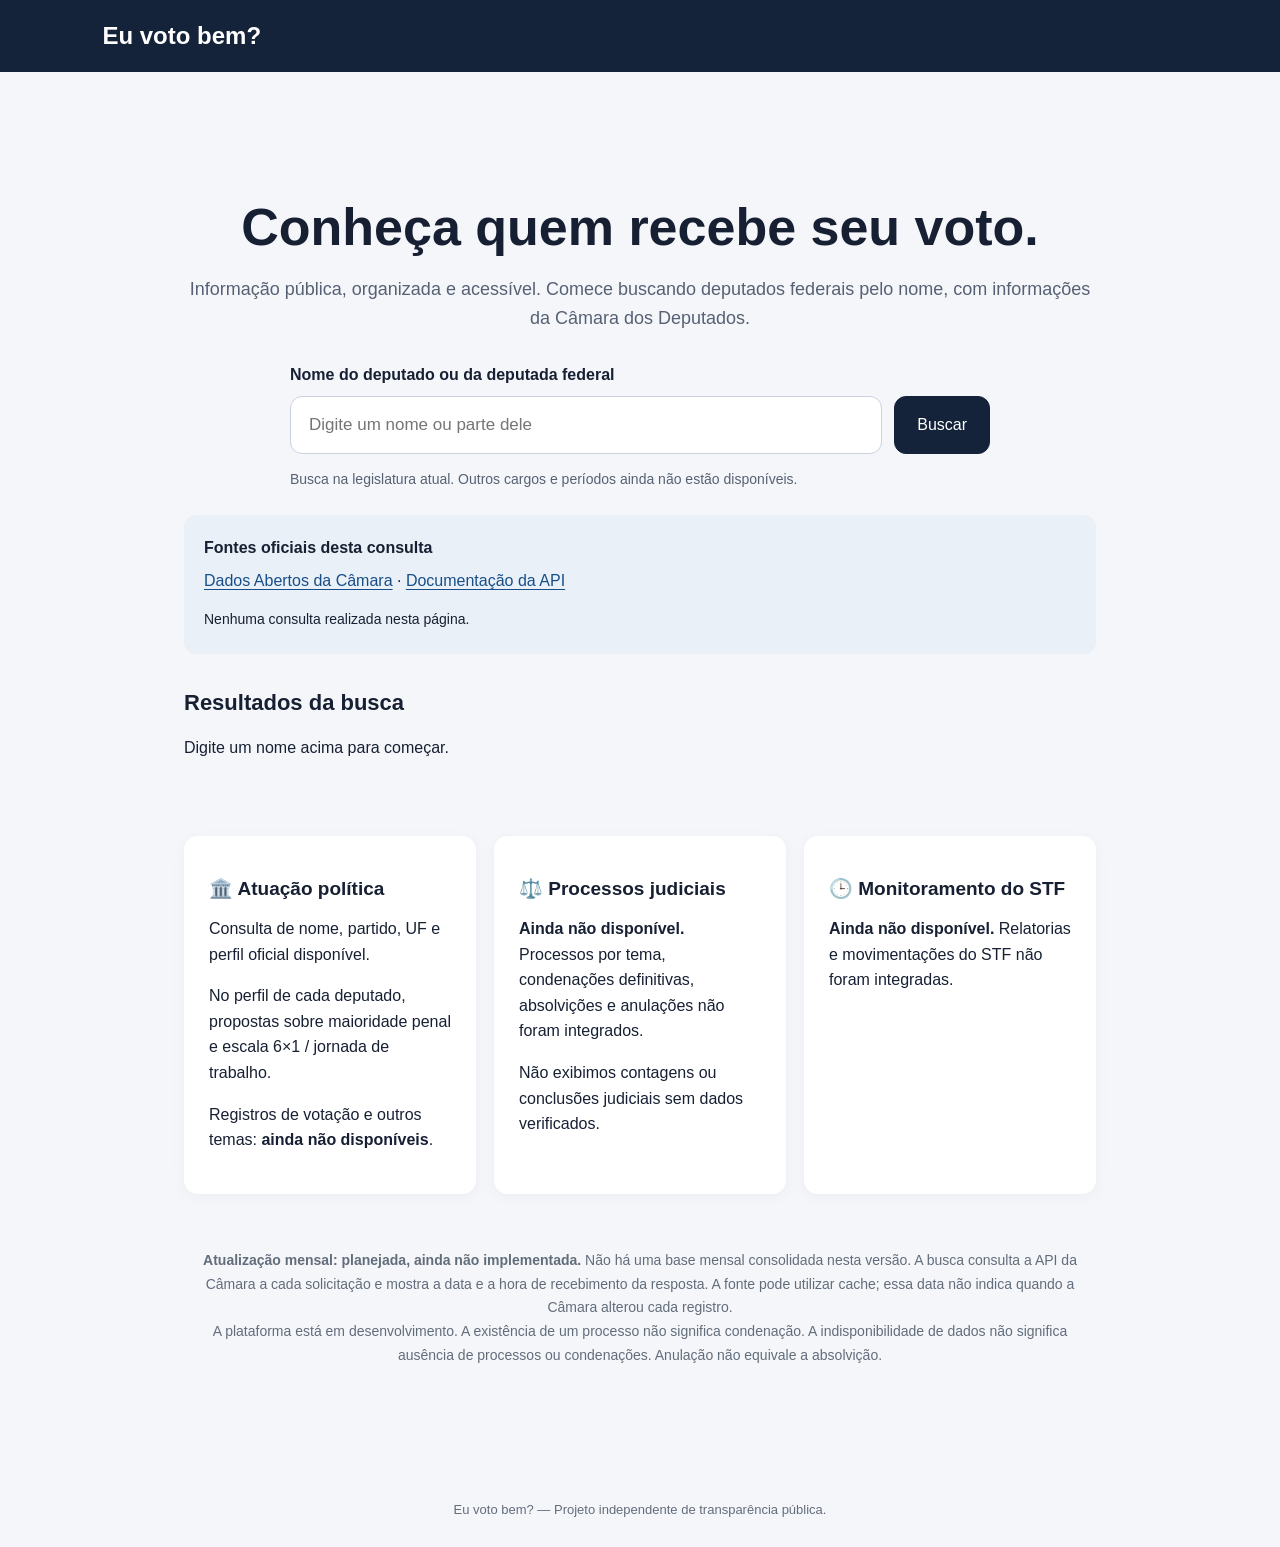
<file: index.html>
<!DOCTYPE html>
<html lang="pt-BR">
<head>
  <meta charset="UTF-8">
  <meta name="viewport" content="width=device-width, initial-scale=1.0">
  <title>Eu voto bem? | Transparência política</title>
  <meta name="description" content="Busque deputados federais pelo nome e consulte partido, estado, perfil e propostas por tema nas fontes oficiais da Câmara dos Deputados.">
  <link rel="stylesheet" href="./busca.css">
  <script type="module" src="./busca.mjs"></script>
  <style>
    * { box-sizing: border-box; }

    body {
      margin: 0;
      font-family: Arial, sans-serif;
      background: #f5f6fa;
      color: #172033;
    }

    header {
      background: #142339;
      color: white;
      padding: 22px 8%;
      font-size: 24px;
      font-weight: bold;
    }

    main {
      max-width: 960px;
      margin: 0 auto;
      padding: 90px 24px;
      text-align: center;
    }

    h1 {
      font-size: clamp(32px, 5vw, 52px);
      margin-bottom: 16px;
    }

    .subtitle {
      color: #566174;
      font-size: 18px;
      line-height: 1.6;
    }

    .search {
      width: 100%;
      max-width: 650px;
      padding: 18px;
      border: 1px solid #cbd1dd;
      border-radius: 12px;
      margin-top: 30px;
      font-size: 17px;
    }

    .cards {
      display: grid;
      grid-template-columns: repeat(auto-fit, minmax(180px, 1fr));
      gap: 18px;
      margin-top: 60px;
      text-align: left;
    }

    .card {
      background: white;
      padding: 25px;
      border-radius: 14px;
      box-shadow: 0 3px 15px #0000000a;
    }

    .card h2 { font-size: 19px; }

    .notice {
      margin-top: 55px;
      font-size: 14px;
      color: #626d7b;
      line-height: 1.7;
    }

    footer {
      text-align: center;
      padding: 30px;
      color: #626d7b;
      font-size: 13px;
    }
  </style>
</head>
<body>
  <header>Eu voto bem?</header>

  <main>
    <h1>Conheça quem recebe seu voto.</h1>

    <p class="subtitle">
      Informação pública, organizada e acessível.
      Comece buscando deputados federais pelo nome,
      com informações da Câmara dos Deputados.
    </p>

    <form id="busca" role="search">
      <label for="nome">Nome do deputado ou da deputada federal</label>
      <div class="search-row">
        <input class="search" id="nome" name="nome" type="search"
          placeholder="Digite um nome ou parte dele" required minlength="2" maxlength="100"
          aria-describedby="escopo" autocomplete="off">
        <button type="submit">Buscar</button>
      </div>
      <p id="escopo" class="help">Busca na legislatura atual. Outros cargos e períodos ainda não estão disponíveis.</p>
    </form>

    <section class="sources" aria-labelledby="fontes-titulo">
      <h2 id="fontes-titulo">Fontes oficiais desta consulta</h2>
      <a href="https://dadosabertos.camara.leg.br/">Dados Abertos da Câmara</a>
      <span aria-hidden="true"> · </span>
      <a href="https://dadosabertos.camara.leg.br/swagger/api.html">Documentação da API</a>
      <p id="consulta-data">Nenhuma consulta realizada nesta página.</p>
      <a id="consulta-link" hidden>Ver os dados desta consulta na fonte oficial</a>
    </section>

    <section id="resultados" aria-labelledby="resultados-titulo" aria-busy="false">
      <h2 id="resultados-titulo">Resultados da busca</h2>
      <p id="status" role="status" aria-live="polite" aria-atomic="true">Digite um nome acima para começar.</p>
      <ul id="lista" class="results-list"></ul>
      <nav id="paginacao" aria-label="Páginas dos resultados" hidden>
        <button id="anterior" type="button">Página anterior</button>
        <span id="pagina"></span>
        <button id="proxima" type="button">Próxima página</button>
      </nav>
    </section>
    <noscript><p>Ative o JavaScript para buscar aqui ou consulte diretamente o <a href="https://www.camara.leg.br/deputados">site da Câmara</a>.</p></noscript>

    <section class="cards">
      <div class="card">
        <h2>🏛️ Atuação política</h2>
        <p>Consulta de nome, partido, UF e perfil oficial disponível.</p>
        <p>No perfil de cada deputado, propostas sobre maioridade penal e escala 6×1 / jornada de trabalho.</p>
        <p>Registros de votação e outros temas: <strong>ainda não disponíveis</strong>.</p>
      </div>

      <div class="card">
        <h2>⚖️ Processos judiciais</h2>
        <p><strong>Ainda não disponível.</strong> Processos por tema, condenações definitivas, absolvições e anulações não foram integrados.</p>
        <p>Não exibimos contagens ou conclusões judiciais sem dados verificados.</p>
      </div>

      <div class="card">
        <h2>🕒 Monitoramento do STF</h2>
        <p><strong>Ainda não disponível.</strong> Relatorias e movimentações do STF não foram integradas.</p>
      </div>
    </section>

    <p class="notice">
      <strong>Atualização mensal: planejada, ainda não implementada.</strong>
      Não há uma base mensal consolidada nesta versão.
      A busca consulta a API da Câmara a cada solicitação e mostra a data e a hora
      de recebimento da resposta. A fonte pode utilizar cache; essa data não
      indica quando a Câmara alterou cada registro.
      <br>
      A plataforma está em desenvolvimento.
      A existência de um processo não significa condenação.
      A indisponibilidade de dados não significa ausência de processos ou condenações.
      Anulação não equivale a absolvição.
    </p>
  </main>

  <footer>
    Eu voto bem? — Projeto independente de transparência pública.
  </footer>
</body>
</html>
</file>
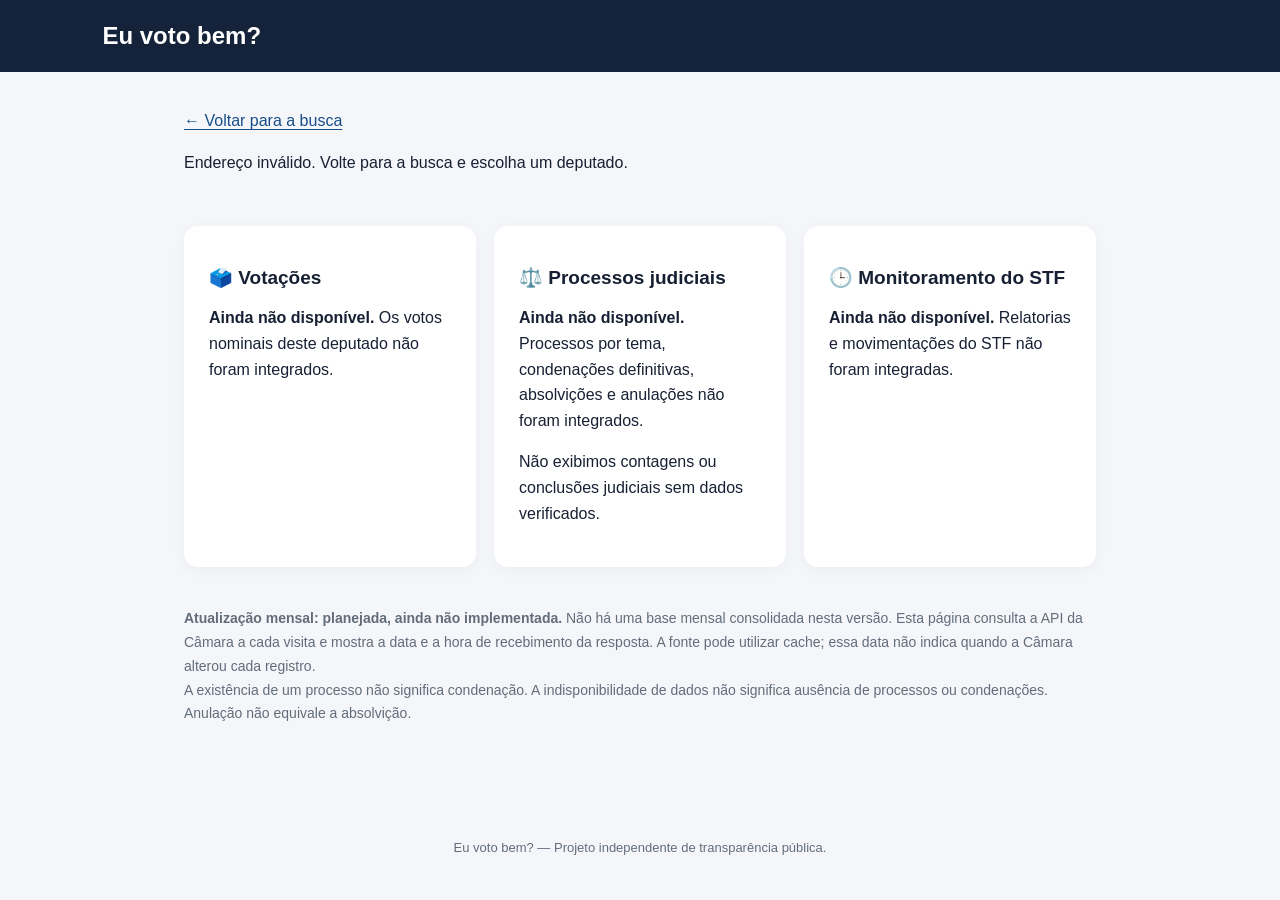
<file: deputado.html>
<!DOCTYPE html>
<html lang="pt-BR">
<head>
  <meta charset="UTF-8">
  <meta name="viewport" content="width=device-width, initial-scale=1.0">
  <title>Perfil do deputado | Eu voto bem?</title>
  <meta name="description" content="Perfil de deputado federal com dados da Câmara dos Deputados e propostas apresentadas por tema, como maioridade penal e escala 6x1.">
  <link rel="stylesheet" href="./busca.css">
  <link rel="stylesheet" href="./deputado.css">
  <script type="module" src="./deputado.mjs"></script>
</head>
<body>
  <header><a href="./">Eu voto bem?</a></header>

  <main>
    <p class="voltar"><a href="./">← Voltar para a busca</a></p>

    <p id="status" role="status" aria-live="polite">Carregando dados da Câmara dos Deputados…</p>
    <button id="tentar-de-novo" type="button" hidden>Tentar novamente</button>

    <section id="perfil" class="perfil" aria-labelledby="perfil-nome" hidden>
      <div id="perfil-foto" class="portrait"></div>
      <div class="perfil-info">
        <h1 id="perfil-nome"></h1>
        <p>Deputado(a) federal</p>
        <p id="perfil-partido"></p>
        <p id="perfil-mandato"></p>
        <p id="perfil-gabinete"></p>
        <p id="perfil-contato"></p>
        <p><a id="perfil-camara" href="#">Ver perfil completo no site da Câmara</a></p>
        <p><a id="perfil-api" href="#">Dados oficiais deste parlamentar</a></p>
        <p id="perfil-data" class="help"></p>
      </div>
    </section>

    <section id="temas" aria-labelledby="temas-titulo" aria-busy="false" hidden>
      <h2 id="temas-titulo">Atuação por tema</h2>
      <p>
        Mostramos as propostas apresentadas ou assinadas por este deputado sobre cada tema,
        com o resumo oficial. Quando houver dúvida, o link para a Câmara traz o texto completo.
      </p>
      <div class="aviso aviso-votos">
        <p><strong>Apresentar, assinar e votar são coisas diferentes.</strong></p>
        <ul>
          <li><strong>Apresentar</strong> uma proposta (autor ou coautor) mostra que o deputado quis levar o assunto à discussão.</li>
          <li><strong>Assinar em apoio</strong> ajuda uma proposta a ser protocolada, mas não é a mesma coisa que ser autor.</li>
          <li><strong>Votar</strong> acontece depois, em plenário ou comissão. <strong>Votações ainda não estão disponíveis aqui</strong>; por isso não indicamos como o deputado votou.</li>
        </ul>
        <p>Não encontrar propostas sobre um tema não significa que o deputado seja contra ou a favor dele.</p>
      </div>
      <p id="temas-status" role="status" aria-live="polite">Buscando propostas na Câmara…</p>
      <div id="temas-lista"></div>
      <p id="temas-escopo" class="help"></p>
      <button id="temas-tentar" type="button" hidden>Tentar novamente</button>
    </section>

    <section class="cards" aria-label="Módulos ainda não disponíveis">
      <div class="card">
        <h2>🗳️ Votações</h2>
        <p><strong>Ainda não disponível.</strong> Os votos nominais deste deputado não foram integrados.</p>
      </div>
      <div class="card">
        <h2>⚖️ Processos judiciais</h2>
        <p><strong>Ainda não disponível.</strong> Processos por tema, condenações definitivas, absolvições e anulações não foram integrados.</p>
        <p>Não exibimos contagens ou conclusões judiciais sem dados verificados.</p>
      </div>
      <div class="card">
        <h2>🕒 Monitoramento do STF</h2>
        <p><strong>Ainda não disponível.</strong> Relatorias e movimentações do STF não foram integradas.</p>
      </div>
    </section>

    <p class="notice">
      <strong>Atualização mensal: planejada, ainda não implementada.</strong>
      Não há uma base mensal consolidada nesta versão. Esta página consulta a API da Câmara
      a cada visita e mostra a data e a hora de recebimento da resposta. A fonte pode utilizar
      cache; essa data não indica quando a Câmara alterou cada registro.
      <br>
      A existência de um processo não significa condenação.
      A indisponibilidade de dados não significa ausência de processos ou condenações.
      Anulação não equivale a absolvição.
    </p>
    <noscript><p>Ative o JavaScript para ver os dados aqui ou consulte diretamente o <a href="https://www.camara.leg.br/deputados">site da Câmara</a>.</p></noscript>
  </main>

  <footer>
    Eu voto bem? — Projeto independente de transparência pública.
  </footer>
</body>
</html>
</file>
<file: busca.css>
/* Complementa o visual original da página. */
[hidden] { display: none !important; }
a { color: #174e88; text-underline-offset: 3px; overflow-wrap: anywhere; }
a:hover { color: #0c3159; }
button, input { font: inherit; }
button {
  background: #142339; color: white; border: 1px solid #142339;
  border-radius: 12px; padding: 14px 22px; cursor: pointer; min-height: 48px;
}
button:hover:not(:disabled) { background: #284566; }
button:disabled { opacity: .55; cursor: default; }
:focus-visible { outline: 3px solid #bd7700; outline-offset: 4px; }
#busca { max-width: 700px; margin: 34px auto 0; text-align: left; }
#busca label { font-weight: bold; }
.search-row { display: flex; gap: 12px; margin-top: 12px; }
#busca .search { margin: 0; max-width: none; min-width: 0; }
.help { font-size: 14px; color: #566174; line-height: 1.6; }
.sources { margin: 24px auto; padding: 20px; background: #eaf0f7; border-radius: 12px; text-align: left; line-height: 1.6; }
.sources h2 { font-size: 16px; margin: 0 0 8px; }
.sources p { margin-bottom: 4px; font-size: 14px; }
#resultados { margin-top: 36px; text-align: left; }
#resultados h2 { font-size: 22px; }
#status { line-height: 1.6; }
.results-list { list-style: none; padding: 0; display: grid; grid-template-columns: repeat(2, minmax(0, 1fr)); gap: 16px; }
.person { background: white; border: 1px solid #dce1e9; border-radius: 14px; padding: 20px; display: flex; gap: 16px; align-items: flex-start; }
.portrait { width: 72px; min-width: 72px; height: 96px; border-radius: 8px; background: #eaf0f7; overflow: hidden; }
.portrait img { width: 100%; height: 100%; object-fit: cover; }
.portrait span { display: flex; height: 100%; align-items: center; text-align: center; font-size: 12px; color: #566174; padding: 6px; }
.person h3 { margin: 0 0 10px; font-size: 19px; overflow-wrap: anywhere; }
.person p { margin: 6px 0; line-height: 1.5; }
.person a { display: block; margin-top: 12px; line-height: 1.5; }
#paginacao { display: flex; flex-wrap: wrap; align-items: center; justify-content: center; gap: 14px; margin-top: 24px; }
.card p { line-height: 1.6; }
@media (max-width: 620px) {
  body main { padding: 36px 18px; }
  .search-row { flex-direction: column; }
  .results-list { grid-template-columns: 1fr; }
  .person { padding: 16px; gap: 12px; }
  body .cards { margin-top: 36px; grid-template-columns: 1fr; }
}
</file>
<file: deputado.css>
/* Página de perfil do deputado. Mantém o visual da página inicial. */
* { box-sizing: border-box; }
body { margin: 0; font-family: Arial, sans-serif; background: #f5f6fa; color: #172033; }
header { background: #142339; padding: 22px 8%; font-size: 24px; font-weight: bold; }
header a { color: white; text-decoration: none; }
main { max-width: 960px; margin: 0 auto; padding: 40px 24px 70px; }
footer { text-align: center; padding: 30px; color: #626d7b; font-size: 13px; }
.voltar { margin: 0 0 20px; }
h2 { font-size: 24px; }
.cards { display: grid; grid-template-columns: repeat(auto-fit, minmax(220px, 1fr)); gap: 18px; margin-top: 50px; }
.card { background: white; padding: 25px; border-radius: 14px; box-shadow: 0 3px 15px #0000000a; }
.card h2 { font-size: 19px; }
.card p { line-height: 1.6; }
.notice { margin-top: 40px; font-size: 14px; color: #626d7b; line-height: 1.7; }

.perfil { display: flex; gap: 24px; align-items: flex-start; background: white; border: 1px solid #dce1e9; border-radius: 14px; padding: 24px; }
.perfil .portrait { width: 120px; min-width: 120px; height: 160px; }
.perfil-info { min-width: 0; }
.perfil h1 { margin: 0 0 10px; font-size: clamp(26px, 4.5vw, 36px); overflow-wrap: anywhere; }
.perfil-info p { margin: 6px 0; line-height: 1.5; }

#temas { margin-top: 40px; }
.aviso { background: #fff7e6; border: 1px solid #ecd29b; border-radius: 12px; padding: 16px 20px; line-height: 1.6; }
.aviso p { margin: 6px 0; }
.aviso ul { margin: 8px 0; padding-left: 22px; }
.tema { margin-top: 32px; }
.tema h3 { font-size: 21px; margin: 0 0 6px; }
.tema-explicacao { color: #566174; line-height: 1.6; margin: 6px 0 12px; }
.tema-resumo { font-weight: bold; margin: 10px 0; }
.tema-vazio { background: #eaf0f7; border-radius: 12px; padding: 14px 18px; line-height: 1.6; }
.propostas { list-style: none; padding: 0; margin: 0; display: grid; gap: 14px; }
.proposta { background: white; border: 1px solid #dce1e9; border-radius: 14px; padding: 18px 20px; line-height: 1.55; }
.proposta h4 { margin: 0 0 4px; font-size: 18px; }
.proposta .tipo { display: block; font-weight: normal; font-size: 14px; color: #566174; margin-top: 2px; }
.proposta p { margin: 8px 0; }
.proposta .papel { font-weight: bold; }
.proposta .motivo { font-size: 14px; color: #566174; }
.proposta .links { display: flex; flex-wrap: wrap; gap: 6px 18px; margin-top: 12px; }
.proposta .links a { display: inline; margin: 0; }
.pendente { color: #566174; font-style: italic; }

@media (max-width: 620px) {
  header { padding: 18px 18px; }
  main { padding: 28px 18px 50px; }
  .perfil { flex-direction: column; padding: 18px; }
  .perfil .portrait { width: 96px; min-width: 96px; height: 128px; }
  .cards { margin-top: 36px; grid-template-columns: 1fr; }
  .proposta { padding: 16px; }
}
</file>
